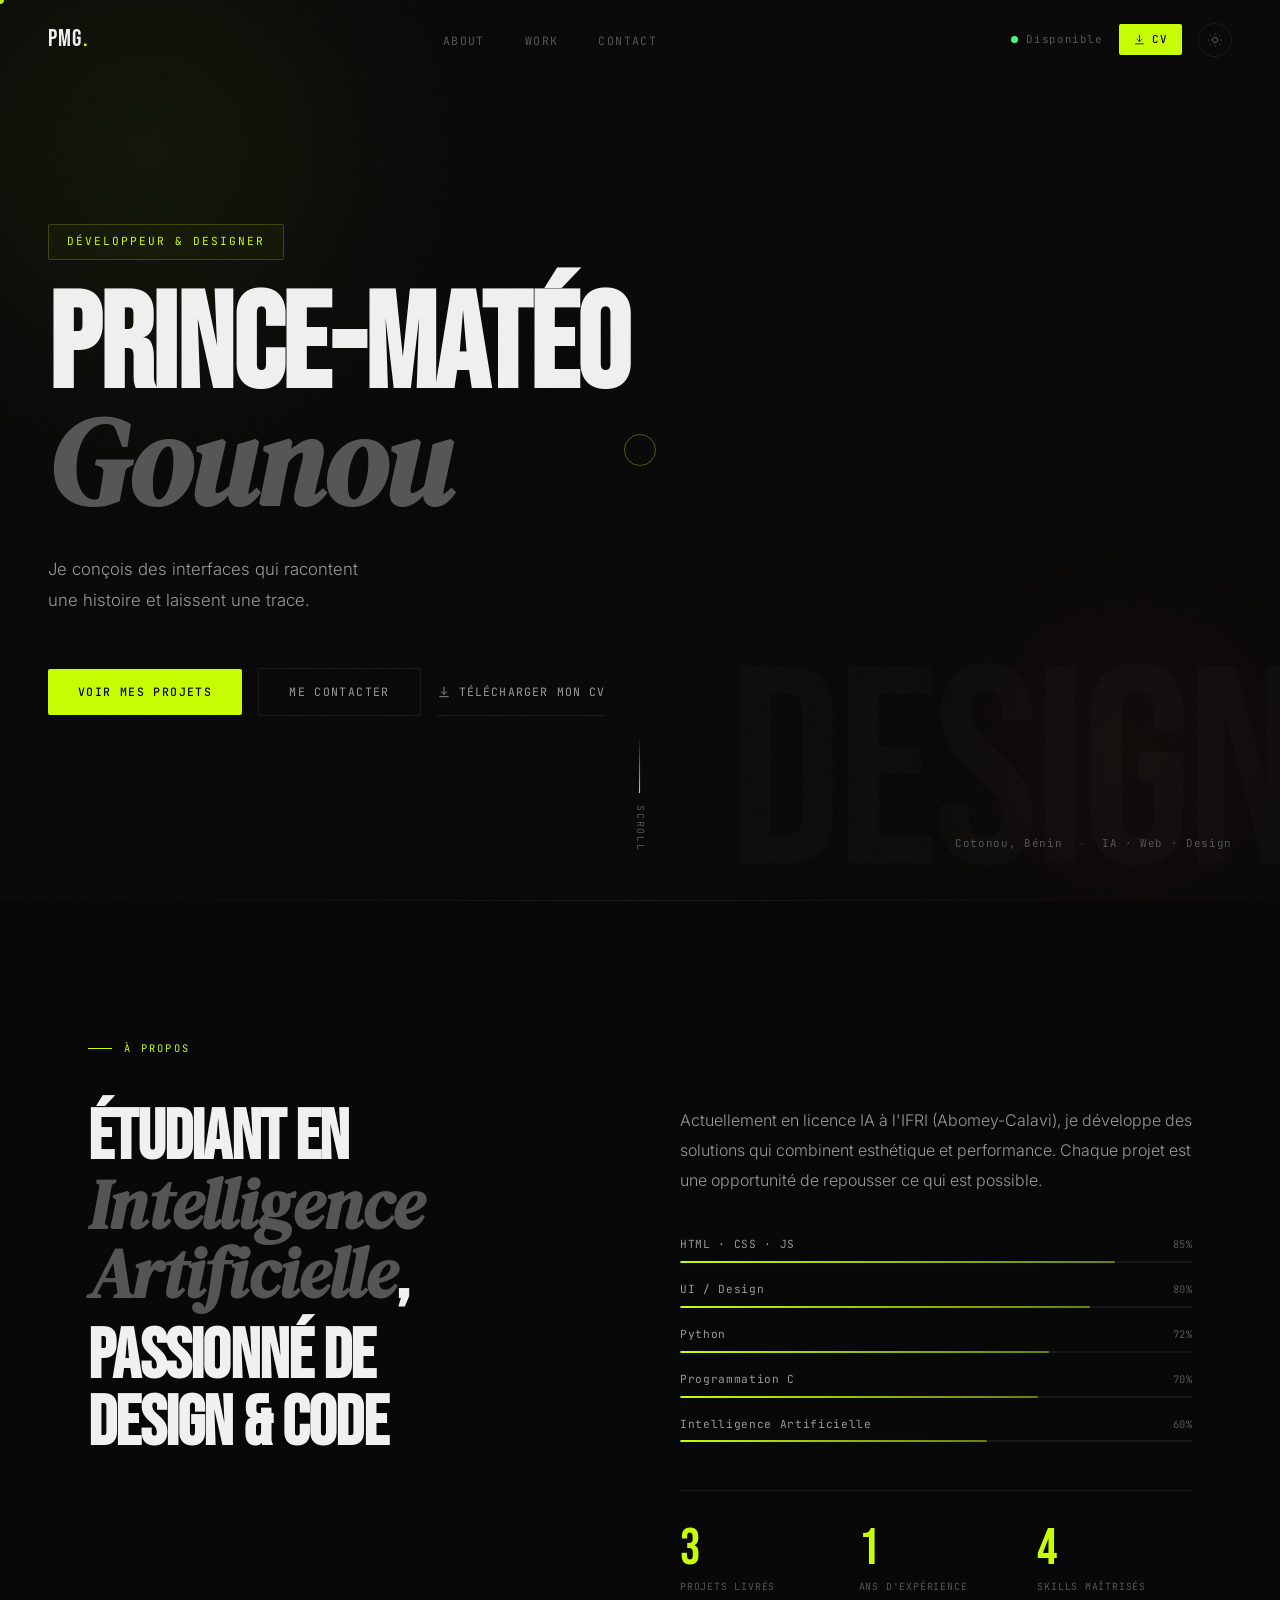
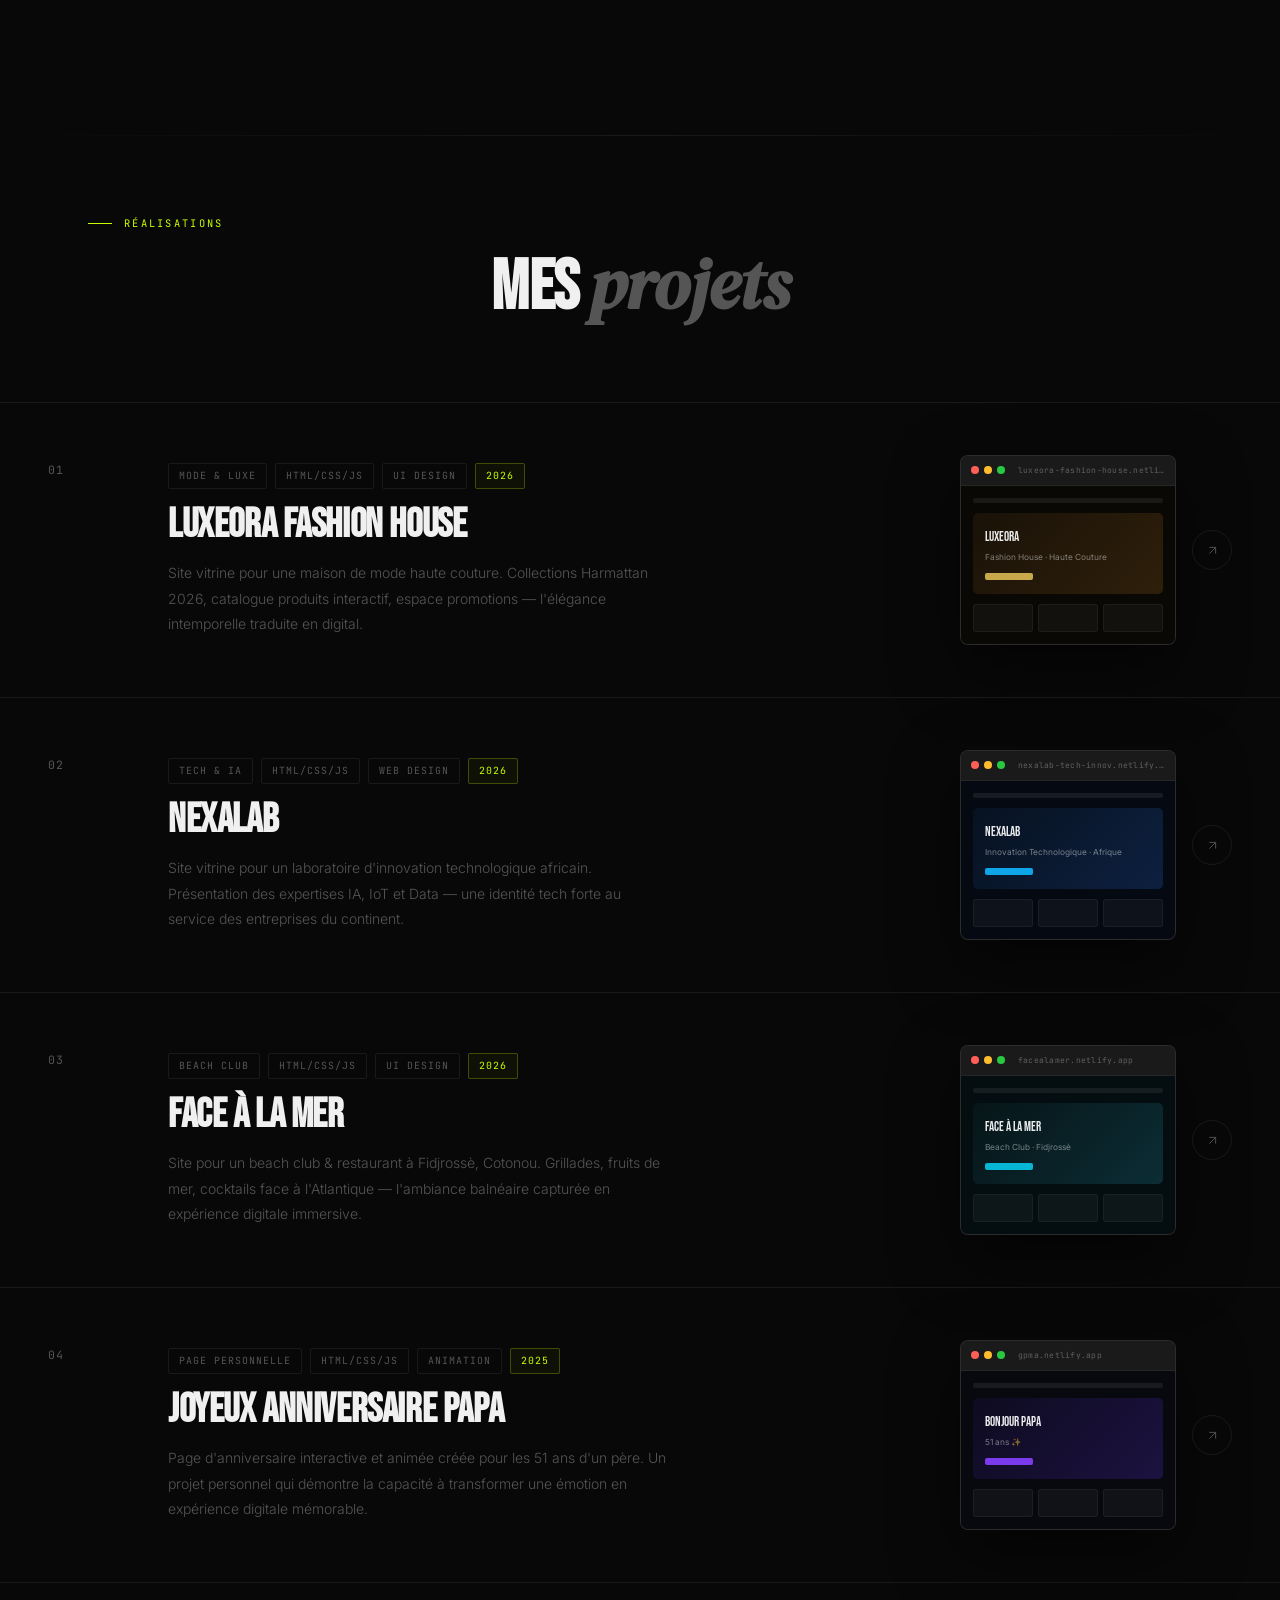
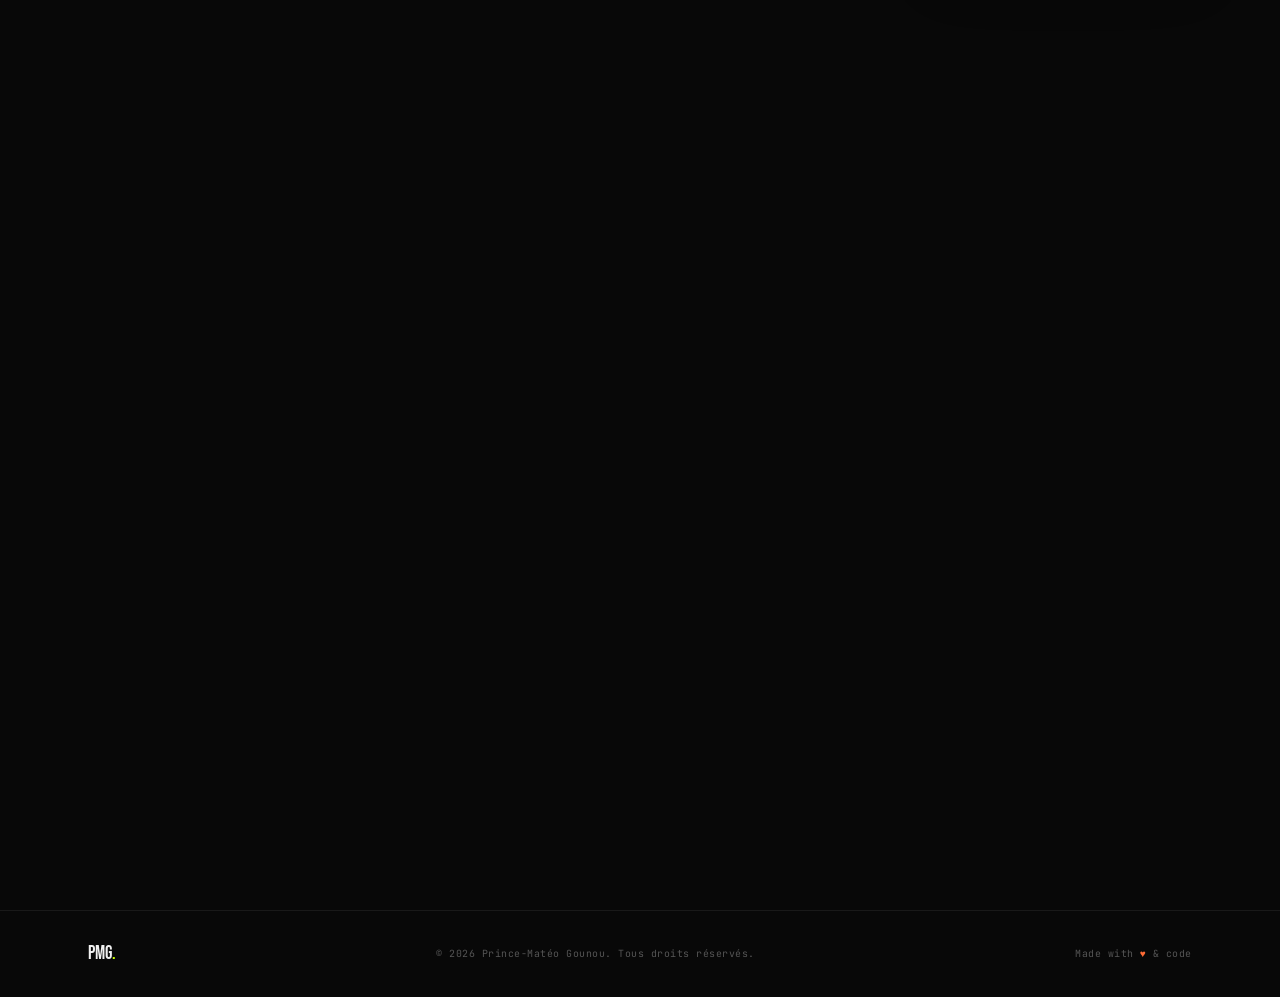
<file: index.html>
<!DOCTYPE html>
<html lang="fr">
<head>
  <meta charset="UTF-8" />
  <meta name="viewport" content="width=device-width, initial-scale=1.0" />

  <!-- SEO -->
  <meta name="description" content="Portfolio de Prince-Matéo Gounou — Développeur & Designer UI/UX basé à Cotonou, Bénin. Spécialisé en HTML/CSS/JS, Python et Intelligence Artificielle." />
  <meta name="author" content="Prince-Matéo Gounou" />
  <meta name="keywords" content="portfolio, développeur, designer, UI, web, IA, Bénin, Cotonou" />

  <!-- Open Graph -->
  <meta property="og:type"        content="website" />
  <meta property="og:url"         content="https://pmg-portfolio.netlify.app/" />
  <meta property="og:title"       content="Prince-Matéo Gounou — Développeur & Designer" />
  <meta property="og:description" content="Je conçois des interfaces qui racontent une histoire et laissent une trace." />
  <meta property="og:image"       content="https://pmg-portfolio.netlify.app/assets/og-image.jpg" />
  <meta property="og:locale"      content="fr_FR" />

  <!-- Twitter Card -->
  <meta name="twitter:card"        content="summary_large_image" />
  <meta name="twitter:title"       content="Prince-Matéo Gounou — Développeur & Designer" />
  <meta name="twitter:description" content="Je conçois des interfaces qui racontent une histoire et laissent une trace." />
  <meta name="twitter:image"       content="https://pmg-portfolio.netlify.app/assets/og-image.jpg" />

  <title>Prince-Matéo Gounou — Portfolio</title>

  <!-- Favicon -->
  <link rel="icon" type="image/x-icon"   href="assets/favicon.ico" />
  <link rel="icon" type="image/svg+xml"  href="assets/favicon.svg" />
  <link rel="icon" type="image/png" sizes="32x32" href="assets/favicon-32.png" />
  <link rel="icon" type="image/png" sizes="16x16" href="assets/favicon-16.png" />

  <!-- Fonts -->
  <link rel="preconnect" href="https://fonts.googleapis.com" />
  <link rel="preconnect" href="https://fonts.gstatic.com" crossorigin />
  <link href="https://fonts.googleapis.com/css2?family=Bebas+Neue&family=DM+Serif+Display:ital@0;1&family=JetBrains+Mono:wght@300;400&family=Inter:wght@300;400;500&display=swap" rel="stylesheet" />

  <!-- Styles -->
  <link rel="stylesheet" href="styles/base.css" />
  <link rel="stylesheet" href="styles/components/cursor.css" />
  <link rel="stylesheet" href="styles/components/buttons.css" />
  <link rel="stylesheet" href="styles/components/reveal.css" />
  <link rel="stylesheet" href="styles/nav.css" />
  <link rel="stylesheet" href="styles/hero.css" />
  <link rel="stylesheet" href="styles/about.css" />
  <link rel="stylesheet" href="styles/projects.css" />
  <link rel="stylesheet" href="styles/contact.css" />
  <link rel="stylesheet" href="styles/footer.css" />
</head>
<body>

  <!-- Barre de progression de lecture -->
  <div class="read-progress" id="readProgress" aria-hidden="true"></div>

  <!-- Custom cursor -->
  <div class="cursor" id="cursor" aria-hidden="true"></div>
  <div class="cursor-trail" id="cursorTrail" aria-hidden="true"></div>

  <!-- Noise overlay -->
  <div class="noise" aria-hidden="true"></div>

  <!-- NAV -->
  <nav class="nav" id="nav" aria-label="Navigation principale">
    <div class="nav-logo">PMG<span class="dot">.</span></div>
    <ul class="nav-links" id="navLinks">
      <li><a href="#about">About</a></li>
      <li><a href="#projects">Work</a></li>
      <li><a href="#contact">Contact</a></li>
    </ul>
    <div class="nav-right">
      <div class="nav-status" aria-label="Statut : disponible">
        <span class="status-dot"></span>
        <span>Disponible</span>
      </div>
      <a href="assets/CV_Prince-Mateo_Gounou_2026.pdf" download class="btn-cv" aria-label="Télécharger mon CV">
        <svg viewBox="0 0 24 24" fill="none" stroke="currentColor" stroke-width="1.5" aria-hidden="true">
          <path d="M12 3v13M7 11l5 5 5-5M4 20h16"/>
        </svg>
        <span>CV</span>
      </a>
      <button class="theme-toggle" id="themeToggle" aria-label="Passer en mode clair">
        <svg viewBox="0 0 24 24" fill="none" stroke="currentColor" stroke-width="1.5" width="16" height="16">
          <circle cx="12" cy="12" r="4"/><path d="M12 2v2M12 20v2M4.22 4.22l1.42 1.42M18.36 18.36l1.42 1.42M2 12h2M20 12h2M4.22 19.78l1.42-1.42M18.36 5.64l1.42-1.42"/>
        </svg>
      </button>
      <button class="hamburger" id="hamburger" aria-label="Ouvrir le menu" aria-expanded="false" aria-controls="mobileMenu">
        <span></span><span></span><span></span>
      </button>
    </div>
  </nav>

  <!-- Mobile menu -->
  <div class="mobile-menu" id="mobileMenu" role="dialog" aria-label="Menu de navigation">
    <button class="mobile-close" id="mobileClose" aria-label="Fermer le menu">✕</button>
    <a href="#about"   class="mobile-link">About</a>
    <a href="#projects" class="mobile-link">Work</a>
    <a href="#contact" class="mobile-link">Contact</a>
    <a href="assets/CV_Prince-Mateo_Gounou_2026.pdf" download class="mobile-link mobile-link--cv">CV ↓</a>
  </div>
  <div class="mobile-overlay" id="mobileOverlay" aria-hidden="true"></div>

  <!-- HERO -->
  <section class="hero" id="hero" aria-labelledby="hero-title">
    <div class="hero-bg-text" aria-hidden="true">DESIGN</div>
    <div class="hero-content">
      <p class="hero-tag reveal-up">Développeur &amp; Designer</p>
      <h1 class="hero-title" id="hero-title">
        <span class="line reveal-up" data-delay="0.1">Prince-Matéo</span>
        <span class="line italic reveal-up" data-delay="0.2">Gounou</span>
      </h1>
      <p class="hero-sub reveal-up" data-delay="0.35">
        Je conçois des interfaces qui racontent<br />une histoire et laissent une trace.
      </p>
      <div class="hero-cta reveal-up" data-delay="0.45">
        <a href="#projects" class="btn-primary">Voir mes projets</a>
        <a href="#contact"  class="btn-ghost">Me contacter</a>
        <a href="assets/CV_Prince-Mateo_Gounou_2026.pdf" download class="btn-cv-hero" aria-label="Télécharger mon CV">
          <svg viewBox="0 0 24 24" fill="none" stroke="currentColor" stroke-width="1.5" aria-hidden="true">
            <path d="M12 3v13M7 11l5 5 5-5M4 20h16"/>
          </svg>
          Télécharger mon CV
        </a>
      </div>
    </div>
    <div class="hero-scroll" aria-hidden="true">
      <div class="scroll-line"></div>
      <span>Scroll</span>
    </div>
    <div class="hero-meta" aria-hidden="true">
      <span>Cotonou, Bénin</span>
      <span class="sep">—</span>
      <span>IA · Web · Design</span>
    </div>
  </section>

  <!-- ABOUT -->
  <section class="about" id="about" aria-labelledby="about-title">
    <div class="container">
      <div class="section-label reveal-up">À propos</div>
      <div class="about-grid">
        <div class="about-left reveal-up">
          <h2 class="section-title" id="about-title">Étudiant en <em>Intelligence<br />Artificielle</em>,<br /><span class="title-gap">passionné de<br />design &amp; code</span></h2>
        </div>
        <div class="about-right">
          <p class="reveal-up" data-delay="0.1">
            Actuellement en licence IA à l'IFRI (Abomey-Calavi), je développe des solutions
            qui combinent esthétique et performance. Chaque projet est une opportunité
            de repousser ce qui est possible.
          </p>
          <div class="skills-grid reveal-up" data-delay="0.2" aria-label="Compétences techniques">
            <div class="skill-item">
              <div class="skill-header">
                <span class="skill-label">HTML · CSS · JS</span>
                <span class="skill-pct" aria-hidden="true">85%</span>
              </div>
              <div class="skill-bar" role="progressbar" aria-valuenow="85" aria-valuemin="0" aria-valuemax="100" aria-label="HTML CSS JS : 85%">
                <div class="skill-fill" data-w="85"></div>
              </div>
            </div>
            <div class="skill-item">
              <div class="skill-header">
                <span class="skill-label">UI / Design</span>
                <span class="skill-pct" aria-hidden="true">80%</span>
              </div>
              <div class="skill-bar" role="progressbar" aria-valuenow="80" aria-valuemin="0" aria-valuemax="100" aria-label="UI Design : 80%">
                <div class="skill-fill" data-w="80"></div>
              </div>
            </div>
            <div class="skill-item">
              <div class="skill-header">
                <span class="skill-label">Python</span>
                <span class="skill-pct" aria-hidden="true">72%</span>
              </div>
              <div class="skill-bar" role="progressbar" aria-valuenow="72" aria-valuemin="0" aria-valuemax="100" aria-label="Python : 72%">
                <div class="skill-fill" data-w="72"></div>
              </div>
            </div>
            <div class="skill-item">
              <div class="skill-header">
                <span class="skill-label">Programmation C</span>
                <span class="skill-pct" aria-hidden="true">70%</span>
              </div>
              <div class="skill-bar" role="progressbar" aria-valuenow="70" aria-valuemin="0" aria-valuemax="100" aria-label="Programmation C : 70%">
                <div class="skill-fill" data-w="70"></div>
              </div>
            </div>
            <div class="skill-item">
              <div class="skill-header">
                <span class="skill-label">Intelligence Artificielle</span>
                <span class="skill-pct" aria-hidden="true">60%</span>
              </div>
              <div class="skill-bar" role="progressbar" aria-valuenow="60" aria-valuemin="0" aria-valuemax="100" aria-label="Intelligence Artificielle : 60%">
                <div class="skill-fill" data-w="60"></div>
              </div>
            </div>
          </div>
          <div class="about-stats reveal-up" data-delay="0.3">
            <div class="stat">
              <span class="stat-num" data-target="4">0</span>
              <span class="stat-label">Projets livrés</span>
            </div>
            <div class="stat">
              <span class="stat-num" data-target="2">0</span>
              <span class="stat-label">Ans d'expérience</span>
            </div>
            <div class="stat">
              <span class="stat-num" data-target="5">0</span>
              <span class="stat-label">Skills maîtrisés</span>
            </div>
          </div>
        </div>
      </div>
    </div>
  </section>

  <!-- PROJECTS -->
  <section class="projects" id="projects" aria-labelledby="projects-title">
    <div class="container">
      <div class="section-label reveal-up">Réalisations</div>
      <h2 class="section-title centered reveal-up" id="projects-title">Mes <em>projets</em></h2>
    </div>
    <div class="projects-list">

      <article class="project-card reveal-up" data-delay="0.05" aria-label="Projet Luxeora Fashion House">
        <a href="https://luxeora-fashion-house.netlify.app/" target="_blank" rel="noopener noreferrer" class="project-link">
          <div class="project-number" aria-hidden="true">01</div>
          <div class="project-info">
            <div class="project-tags">
              <span>Mode & Luxe</span><span>HTML/CSS/JS</span><span>UI Design</span>
              <span class="project-year">2026</span>
            </div>
            <h3 class="project-title">Luxeora Fashion House</h3>
            <p class="project-desc">Site vitrine pour une maison de mode haute couture. Collections Harmattan 2026, catalogue produits interactif, espace promotions — l'élégance intemporelle traduite en digital.</p>
          </div>
          <div class="project-preview" aria-hidden="true">
            <div class="project-screen">
              <div class="screen-header">
                <span class="dot-r"></span><span class="dot-y"></span><span class="dot-g"></span>
                <div class="screen-url">luxeora-fashion-house.netlify.app</div>
              </div>
              <div class="screen-body luxeora-preview">
                <div class="prev-nav"></div>
                <div class="prev-hero">
                  <div class="prev-title">LUXEORA</div>
                  <div class="prev-sub">Fashion House · Haute Couture</div>
                  <div class="prev-btn"></div>
                </div>
                <div class="prev-cards"><div class="prev-card"></div><div class="prev-card"></div><div class="prev-card"></div></div>
              </div>
            </div>
            <div class="project-arrow">
              <svg viewBox="0 0 24 24" fill="none" stroke="currentColor" stroke-width="1.5" aria-hidden="true"><path d="M7 17L17 7M17 7H7M17 7v10"/></svg>
            </div>
          </div>
        </a>
      </article>

      <article class="project-card reveal-up" data-delay="0.1" aria-label="Projet NexaLab">
        <a href="https://nexalab-tech-innov.netlify.app/" target="_blank" rel="noopener noreferrer" class="project-link">
          <div class="project-number" aria-hidden="true">02</div>
          <div class="project-info">
            <div class="project-tags">
              <span>Tech & IA</span><span>HTML/CSS/JS</span><span>Web Design</span>
              <span class="project-year">2026</span>
            </div>
            <h3 class="project-title">NexaLab</h3>
            <p class="project-desc">Site vitrine pour un laboratoire d'innovation technologique africain. Présentation des expertises IA, IoT et Data — une identité tech forte au service des entreprises du continent.</p>
          </div>
          <div class="project-preview" aria-hidden="true">
            <div class="project-screen">
              <div class="screen-header">
                <span class="dot-r"></span><span class="dot-y"></span><span class="dot-g"></span>
                <div class="screen-url">nexalab-tech-innov.netlify.app</div>
              </div>
              <div class="screen-body nexalab-preview">
                <div class="prev-nav"></div>
                <div class="prev-hero">
                  <div class="prev-title">NexaLab</div>
                  <div class="prev-sub">Innovation Technologique · Afrique</div>
                  <div class="prev-btn"></div>
                </div>
                <div class="prev-cards"><div class="prev-card"></div><div class="prev-card"></div><div class="prev-card"></div></div>
              </div>
            </div>
            <div class="project-arrow">
              <svg viewBox="0 0 24 24" fill="none" stroke="currentColor" stroke-width="1.5" aria-hidden="true"><path d="M7 17L17 7M17 7H7M17 7v10"/></svg>
            </div>
          </div>
        </a>
      </article>

      <article class="project-card reveal-up" data-delay="0.15" aria-label="Projet Face À La Mer">
        <a href="https://facealamer.netlify.app/" target="_blank" rel="noopener noreferrer" class="project-link">
          <div class="project-number" aria-hidden="true">03</div>
          <div class="project-info">
            <div class="project-tags">
              <span>Beach Club</span><span>HTML/CSS/JS</span><span>UI Design</span>
              <span class="project-year">2026</span>
            </div>
            <h3 class="project-title">Face À La Mer</h3>
            <p class="project-desc">Site pour un beach club & restaurant à Fidjrossè, Cotonou. Grillades, fruits de mer, cocktails face à l'Atlantique — l'ambiance balnéaire capturée en expérience digitale immersive.</p>
          </div>
          <div class="project-preview" aria-hidden="true">
            <div class="project-screen">
              <div class="screen-header">
                <span class="dot-r"></span><span class="dot-y"></span><span class="dot-g"></span>
                <div class="screen-url">facealamer.netlify.app</div>
              </div>
              <div class="screen-body fam-preview">
                <div class="prev-nav"></div>
                <div class="prev-hero">
                  <div class="prev-title">Face À La Mer</div>
                  <div class="prev-sub">Beach Club · Fidjrossè</div>
                  <div class="prev-btn"></div>
                </div>
                <div class="prev-cards"><div class="prev-card"></div><div class="prev-card"></div><div class="prev-card"></div></div>
              </div>
            </div>
            <div class="project-arrow">
              <svg viewBox="0 0 24 24" fill="none" stroke="currentColor" stroke-width="1.5" aria-hidden="true"><path d="M7 17L17 7M17 7H7M17 7v10"/></svg>
            </div>
          </div>
        </a>
      </article>

      <article class="project-card reveal-up" data-delay="0.2" aria-label="Projet Joyeux Anniversaire Papa">
        <a href="https://gpma.netlify.app/" target="_blank" rel="noopener noreferrer" class="project-link">
          <div class="project-number" aria-hidden="true">04</div>
          <div class="project-info">
            <div class="project-tags">
              <span>Page personnelle</span><span>HTML/CSS/JS</span><span>Animation</span>
              <span class="project-year">2025</span>
            </div>
            <h3 class="project-title">Joyeux Anniversaire Papa</h3>
            <p class="project-desc">Page d'anniversaire interactive et animée créée pour les 51 ans d'un père. Un projet personnel qui démontre la capacité à transformer une émotion en expérience digitale mémorable.</p>
          </div>
          <div class="project-preview" aria-hidden="true">
            <div class="project-screen">
              <div class="screen-header">
                <span class="dot-r"></span><span class="dot-y"></span><span class="dot-g"></span>
                <div class="screen-url">gpma.netlify.app</div>
              </div>
              <div class="screen-body gpma-preview">
                <div class="prev-nav"></div>
                <div class="prev-hero">
                  <div class="prev-title">Bonjour Papa</div>
                  <div class="prev-sub">51 ans ✨</div>
                  <div class="prev-btn"></div>
                </div>
                <div class="prev-cards"><div class="prev-card"></div><div class="prev-card"></div><div class="prev-card"></div></div>
              </div>
            </div>
            <div class="project-arrow">
              <svg viewBox="0 0 24 24" fill="none" stroke="currentColor" stroke-width="1.5" aria-hidden="true"><path d="M7 17L17 7M17 7H7M17 7v10"/></svg>
            </div>
          </div>
        </a>
      </article>

    </div>
  </section>

  <!-- CONTACT -->
  <section class="contact" id="contact" aria-labelledby="contact-title">
    <div class="container">
      <div class="section-label reveal-up">Contact</div>
      <div class="contact-grid">
        <div class="contact-left reveal-up">
          <h2 class="section-title" id="contact-title">Travaillons<br /><em>ensemble</em></h2>
          <p>Un projet en tête ? Une idée à concrétiser ?<br />Je suis disponible pour collaborer.</p>
          <address class="contact-links">
            <a href="mailto:princemateog@gmail.com" class="contact-link">
              <span class="cl-icon" aria-hidden="true">✉</span>
              <span>princemateog@gmail.com</span>
            </a>
            <a href="tel:+2290199135383" class="contact-link">
              <span class="cl-icon" aria-hidden="true">☎</span>
              <span>+229 01 99 13 53 83</span>
            </a>
            <div class="contact-link no-link">
              <span class="cl-icon" aria-hidden="true">📍</span>
              <span>Abomey-Calavi, Bénin</span>
            </div>
          </address>
        </div>
        <div class="contact-right reveal-up" data-delay="0.2">
          <div class="contact-card">
            <div class="cc-tag">Let's talk</div>
            <div class="cc-big">Prince-Matéo<br />Gounou</div>
            <div class="cc-role">Dev &amp; Designer · Cotonou</div>
            <!-- Liens sociaux -->
            <div class="cc-socials">
              <a href="https://github.com/" target="_blank" rel="noopener noreferrer" class="cc-social" aria-label="GitHub">
                <svg viewBox="0 0 24 24" fill="currentColor" aria-hidden="true"><path d="M12 2C6.477 2 2 6.484 2 12.017c0 4.425 2.865 8.18 6.839 9.504.5.092.682-.217.682-.483 0-.237-.008-.868-.013-1.703-2.782.605-3.369-1.343-3.369-1.343-.454-1.158-1.11-1.466-1.11-1.466-.908-.62.069-.608.069-.608 1.003.07 1.531 1.032 1.531 1.032.892 1.53 2.341 1.088 2.91.832.092-.647.35-1.088.636-1.338-2.22-.253-4.555-1.113-4.555-4.951 0-1.093.39-1.988 1.029-2.688-.103-.253-.446-1.272.098-2.65 0 0 .84-.27 2.75 1.026A9.564 9.564 0 0112 6.844c.85.004 1.705.115 2.504.337 1.909-1.296 2.747-1.027 2.747-1.027.546 1.379.202 2.398.1 2.651.64.7 1.028 1.595 1.028 2.688 0 3.848-2.339 4.695-4.566 4.943.359.309.678.92.678 1.855 0 1.338-.012 2.419-.012 2.747 0 .268.18.58.688.482A10.019 10.019 0 0022 12.017C22 6.484 17.522 2 12 2z"/></svg>
              </a>
              <a href="https://linkedin.com/" target="_blank" rel="noopener noreferrer" class="cc-social" aria-label="LinkedIn">
                <svg viewBox="0 0 24 24" fill="currentColor" aria-hidden="true"><path d="M20.447 20.452h-3.554v-5.569c0-1.328-.027-3.037-1.852-3.037-1.853 0-2.136 1.445-2.136 2.939v5.667H9.351V9h3.414v1.561h.046c.477-.9 1.637-1.85 3.37-1.85 3.601 0 4.267 2.37 4.267 5.455v6.286zM5.337 7.433a2.062 2.062 0 01-2.063-2.065 2.064 2.064 0 112.063 2.065zm1.782 13.019H3.555V9h3.564v11.452zM22.225 0H1.771C.792 0 0 .774 0 1.729v20.542C0 23.227.792 24 1.771 24h20.451C23.2 24 24 23.227 24 22.271V1.729C24 .774 23.2 0 22.222 0h.003z"/></svg>
              </a>
            </div>
            <!-- Disponibilité -->
            <div class="cc-availability">
              <span class="cc-avail-dot"></span>
              <span>Disponible pour nouvelles missions — 2026</span>
            </div>
            <a href="mailto:princemateog@gmail.com" class="btn-primary">Envoyer un message</a>
          </div>
        </div>
      </div>
    </div>
  </section>

  <!-- FOOTER -->
  <footer class="footer">
    <div class="container footer-inner">
      <span class="footer-logo">PMG<span class="dot">.</span></span>
      <span class="footer-copy">© 2026 Prince-Matéo Gounou. Tous droits réservés.</span>
      <span class="footer-made">Made with <span class="heart" aria-hidden="true">♥</span> &amp; code</span>
    </div>
  </footer>

  <!-- Scripts -->
  <script src="js/cursor.js"    defer></script>
  <script src="js/nav.js"       defer></script>
  <script src="js/hero.js"      defer></script>
  <script src="js/reveal.js"    defer></script>
  <script src="js/skills.js"    defer></script>
  <script src="js/counter.js"   defer></script>
  <script src="js/projects.js"  defer></script>
  <script src="js/scroll.js"    defer></script>
  <script src="js/progress.js"  defer></script>
  <script src="js/premium.js"   defer></script>
</body>
</html>
</file>
<file: styles/base.css>
/* ===========================
   base.css — Reset · Variables · Typographie · Utilitaires
   =========================== */

@layer reset, base, components, sections, utilities;

@layer reset {
  *, *::before, *::after { margin: 0; padding: 0; box-sizing: border-box; }
}

@layer base {

  /* ── THEME SOMBRE (défaut) ── */
  :root {
    --bg:           #080808;
    --bg2:          #0e0e0e;
    --surface:      #141414;
    --border:       rgba(255,255,255,0.07);
    --accent:       #c8ff00;
    --accent2:      #ff6b35;
    --text:         #f0f0f0;
    --text-muted:   #555;
    --text-dim:     #999;
    --font-display: 'Bebas Neue', sans-serif;
    --font-serif:   'DM Serif Display', serif;
    --font-mono:    'JetBrains Mono', monospace;
    --font-body:    'Inter', sans-serif;
    --nav-h:        80px;
    --space-xs:  8px;  --space-sm: 16px; --space-md:  32px;
    --space-lg: 48px;  --space-xl: 80px; --space-2xl: 140px;
    --ease-out:    cubic-bezier(0.4, 0, 0.2, 1);
    --ease-spring: cubic-bezier(0.34, 1.56, 0.64, 1);

    /* Magnetic button vars */
    --mag-x: 0px; --mag-y: 0px;
  }

  /* ── THEME CLAIR E — Ciel & Encre ── */
  [data-theme="light"] {
    --bg:           #eef4ff;
    --bg2:          #f8faff;
    --surface:      #ffffff;
    --border:       rgba(59,91,219,0.12);
    --accent:       #3b5bdb;
    --accent2:      #e85d2a;
    --text:         #0a1540;
    --text-muted:   #6677aa;
    --text-dim:     #8899bb;
  }

  /* ── TRANSITION THEME ── */
  body, body * {
    transition: background-color 0.35s var(--ease-out),
                color 0.35s var(--ease-out),
                border-color 0.35s var(--ease-out);
  }

  html { scroll-behavior: smooth; cursor: none; }

  body {
    background: var(--bg);
    color: var(--text);
    font-family: var(--font-body);
    font-size: 16px;
    line-height: 1.6;
    overflow-x: hidden;
  }

  /* ── NOISE ── */
  .noise {
    position: fixed; inset: 0;
    z-index: 998; pointer-events: none;
    opacity: 0.03;
    background-image: url("data:image/svg+xml,%3Csvg viewBox='0 0 256 256' xmlns='http://www.w3.org/2000/svg'%3E%3Cfilter id='noise'%3E%3CfeTurbulence type='fractalNoise' baseFrequency='0.9' numOctaves='4' stitchTiles='stitch'/%3E%3C/filter%3E%3Crect width='100%25' height='100%25' filter='url(%23noise)'/%3E%3C/svg%3E");
    background-size: 200px;
  }

  [data-theme="light"] .noise { opacity: 0.015; }

  /* ── CONTAINER ── */
  .container { max-width: 1200px; margin: 0 auto; padding: 0 var(--space-lg); }

  /* ── SECTION LABELS & TITLES ── */
  .section-label {
    font-family: var(--font-mono);
    font-size: 0.65rem;
    color: var(--accent);
    letter-spacing: 0.22em;
    text-transform: uppercase;
    margin-bottom: 20px;
    display: flex; align-items: center; gap: 12px;
  }

  .section-label::before {
    content: '';
    display: inline-block;
    width: 24px; height: 1px;
    background: var(--accent);
    flex-shrink: 0;
  }

  .section-title {
    font-family: var(--font-display);
    font-size: clamp(2.8rem, 5.5vw, 5.5rem);
    line-height: 0.95;
    letter-spacing: -0.01em;
    color: var(--text);
  }

  .section-title em {
    font-family: var(--font-serif);
    font-style: italic;
    color: var(--text-muted);
  }

  .section-title.centered { text-align: center; }

  .title-gap { display: inline-block; margin-top: 0.18em; }
}

/* ── REDUCED MOTION ── */
@media (prefers-reduced-motion: reduce) {
  *, *::before, *::after {
    animation-duration: 0.01ms !important;
    animation-iteration-count: 1 !important;
    transition-duration: 0.01ms !important;
  }
  .cursor, .cursor-trail, .hero-bg-text, .scroll-line { display: none !important; }
  html { scroll-behavior: auto; }
}

/* ── TOUCH DEVICES ── */
@media (hover: none) {
  .cursor, .cursor-trail { display: none; }
  html { cursor: auto; }
  a, button { cursor: pointer; }
  .hamburger { cursor: pointer !important; }
}
</file>
<file: styles/components/cursor.css>
/* ===========================
   cursor.css — Custom cursor & trail
   =========================== */

@layer components {
  .cursor {
    width: 8px;
    height: 8px;
    background: var(--accent);
    border-radius: 50%;
    position: fixed;
    top: 0; left: 0;
    z-index: 9999;
    pointer-events: none;
    transform: translate(-50%, -50%);
    transition: width 0.3s, height 0.3s, background 0.3s;
    mix-blend-mode: difference;
    will-change: left, top;
  }

  .cursor.hovering {
    width: 20px;
    height: 20px;
  }

  .cursor-trail {
    width: 32px;
    height: 32px;
    border: 1px solid rgba(200, 255, 0, 0.35);
    border-radius: 50%;
    position: fixed;
    top: 0; left: 0;
    z-index: 9998;
    pointer-events: none;
    transform: translate(-50%, -50%);
    will-change: left, top;
    transition: width 0.3s, height 0.3s, opacity 0.3s;
  }
}
</file>
<file: styles/components/buttons.css>
/* ===========================
   buttons.css — Boutons réutilisables
   =========================== */

@layer components {
  .btn-primary {
    display: inline-flex;
    align-items: center;
    gap: 10px;
    background: var(--accent);
    color: #080808;
    font-family: var(--font-mono);
    font-size: 0.72rem;
    font-weight: 500;
    letter-spacing: 0.12em;
    text-transform: uppercase;
    text-decoration: none;
    padding: 14px 30px;
    border-radius: 2px;
    border: none;
    cursor: none;
    position: relative;
    overflow: hidden;
    transition: box-shadow 0.3s var(--ease-out), transform 0.2s var(--ease-out);
  }

  .btn-primary::before {
    content: '';
    position: absolute;
    inset: 0;
    background: rgba(0,0,0,0.18);
    transform: translateX(-101%);
    transition: transform 0.35s var(--ease-out);
  }

  .btn-primary:hover::before { transform: translateX(0); }

  .btn-primary:hover {
    box-shadow: 0 0 40px rgba(200, 255, 0, 0.28);
    transform: translateY(-2px);
  }

  .btn-ghost {
    display: inline-flex;
    align-items: center;
    gap: 10px;
    background: transparent;
    color: var(--text-dim);
    font-family: var(--font-mono);
    font-size: 0.72rem;
    letter-spacing: 0.12em;
    text-transform: uppercase;
    text-decoration: none;
    padding: 14px 30px;
    border: 1px solid var(--border);
    border-radius: 2px;
    cursor: none;
    transition: color 0.3s, border-color 0.3s, transform 0.2s var(--ease-out);
  }

  .btn-ghost:hover {
    color: var(--text);
    border-color: rgba(255, 255, 255, 0.22);
    transform: translateY(-2px);
  }
}
</file>
<file: styles/components/reveal.css>
/* ===========================
   reveal.css — Animations de scroll
   Utilise les Scroll-driven Animations CSS (2024-2026)
   avec fallback IntersectionObserver pour les vieux browsers
   =========================== */

@layer components {

  /* ── Fallback : JS-driven (tous navigateurs) ── */
  .reveal-up {
    opacity: 0;
    transform: translateY(36px);
    transition: opacity 0.85s var(--ease-out),
                transform 0.85s var(--ease-out);
  }

  .reveal-up.visible {
    opacity: 1;
    transform: translateY(0);
  }

  /* ── Scroll-driven natif (Chrome 115+, Edge 115+, Firefox 132+) ── */
  @supports (animation-timeline: view()) {
    .reveal-up {
      /* On écrase la transition JS par une animation CSS native */
      animation: reveal-anim linear both;
      animation-timeline: view();
      animation-range: entry 0% entry 28%;

      /* Pas besoin de .visible en JS quand le browser supporte */
      opacity: 1;
      transform: none;
      transition: none;
    }

    /* Le JS ajoute quand même .visible mais ça ne casse rien */
    @keyframes reveal-anim {
      from {
        opacity: 0;
        transform: translateY(36px);
      }
      to {
        opacity: 1;
        transform: translateY(0);
      }
    }
  }
}
</file>
<file: styles/nav.css>
/* nav.css — Navigation + mobile menu + theme toggle */

@layer sections {

  /* ── BARRE DE PROGRESSION ── */
  .read-progress {
    position: fixed; top: 0; left: 0;
    height: 2px; width: 0%;
    background: linear-gradient(to right, var(--accent), var(--accent2));
    z-index: 999; pointer-events: none;
    transition: width 0.1s linear;
  }

  /* ── NAV ── */
  .nav {
    position: fixed; top: 0; left: 0; right: 0;
    z-index: 200;
    display: flex; align-items: center; justify-content: space-between;
    padding: 0 var(--space-lg);
    height: var(--nav-h);
    transition: background 0.4s, backdrop-filter 0.4s, height 0.4s, border-color 0.4s;
    border-bottom: 1px solid transparent;
  }

  .nav.scrolled {
    background: rgba(8,8,8,0.88);
    backdrop-filter: blur(24px);
    -webkit-backdrop-filter: blur(24px);
    height: 64px;
    border-bottom: 1px solid var(--border);
  }

  [data-theme="light"] .nav.scrolled {
    background: rgba(238,244,255,0.92);
  }

  .nav-logo {
    font-family: var(--font-display);
    font-size: 1.5rem;
    letter-spacing: 0.05em;
    color: var(--text);
    text-decoration: none;
    cursor: none;
  }

  .dot { color: var(--accent); }

  .nav-links { display: flex; gap: 40px; list-style: none; }

  .nav-links a {
    font-family: var(--font-mono);
    font-size: 0.72rem;
    color: var(--text-muted);
    text-decoration: none;
    letter-spacing: 0.12em;
    text-transform: uppercase;
    transition: color 0.3s;
    position: relative;
    padding-bottom: 4px;
    cursor: none;
  }

  .nav-links a::after {
    content: '';
    position: absolute; bottom: 0; left: 0;
    width: 0; height: 1px;
    background: var(--accent);
    transition: width 0.35s var(--ease-out);
  }

  .nav-links a:hover,
  .nav-links a.active { color: var(--accent); }

  .nav-links a:hover::after,
  .nav-links a.active::after { width: 100%; }

  .nav-right { display: flex; align-items: center; gap: 16px; }

  .nav-status {
    display: flex; align-items: center; gap: 8px;
    font-family: var(--font-mono);
    font-size: 0.68rem;
    color: var(--text-muted);
    letter-spacing: 0.06em;
  }

  .status-dot {
    width: 7px; height: 7px;
    border-radius: 50%; background: #44ff77;
    flex-shrink: 0;
    animation: pulse-dot 2s ease infinite;
  }

  @keyframes pulse-dot {
    0%, 100% { box-shadow: 0 0 0 0 rgba(68,255,119,0.5); }
    50%       { box-shadow: 0 0 0 5px rgba(68,255,119,0); }
  }

  /* ── BOUTON CV ── */
  .btn-cv {
    display: inline-flex; align-items: center; gap: 6px;
    font-family: var(--font-mono);
    font-size: 0.68rem; font-weight: 500;
    letter-spacing: 0.1em; text-transform: uppercase;
    text-decoration: none;
    color: #080808;
    background: var(--accent);
    padding: 7px 14px; border-radius: 2px;
    cursor: pointer;
    transition: box-shadow 0.3s var(--ease-out), transform 0.2s var(--ease-out);
  }

  .btn-cv svg { width: 13px; height: 13px; flex-shrink: 0; transition: transform 0.3s var(--ease-out); }
  .btn-cv:hover { box-shadow: 0 0 24px rgba(200,255,0,0.35); transform: translateY(-1px); }
  .btn-cv:hover svg { transform: translateY(2px); }

  [data-theme="light"] .btn-cv { color: #ffffff; }
  [data-theme="light"] .btn-cv:hover { box-shadow: 0 0 24px rgba(59,91,219,0.4); }

  /* ── THEME TOGGLE ── */
  .theme-toggle {
    display: flex; align-items: center; justify-content: center;
    width: 34px; height: 34px;
    background: transparent;
    border: 1px solid var(--border);
    border-radius: 50%;
    color: var(--text-muted);
    cursor: pointer;
    transition: color 0.3s, border-color 0.3s, transform 0.2s var(--ease-out), background 0.3s;
  }

  .theme-toggle:hover {
    color: var(--accent);
    border-color: var(--accent);
    transform: rotate(20deg);
  }

  /* ── HAMBURGER ── */
  .hamburger {
    display: none;
    flex-direction: column; justify-content: center;
    gap: 5px; width: 36px; height: 36px;
    background: transparent;
    border: 1px solid var(--border);
    border-radius: 4px;
    cursor: pointer !important;
    padding: 8px;
    transition: border-color 0.3s;
    -webkit-tap-highlight-color: transparent;
    touch-action: manipulation;
  }

  .hamburger:hover { border-color: rgba(255,255,255,0.2); }
  [data-theme="light"] .hamburger:hover { border-color: rgba(59,91,219,0.4); }

  .hamburger span {
    display: block; width: 100%; height: 1px;
    background: var(--text-dim);
    transition: transform 0.3s, opacity 0.3s, background 0.3s;
    transform-origin: center;
    pointer-events: none;
  }

  .hamburger.active span:nth-child(1) { transform: translateY(6px) rotate(45deg); background: var(--accent); }
  .hamburger.active span:nth-child(2) { opacity: 0; }
  .hamburger.active span:nth-child(3) { transform: translateY(-6px) rotate(-45deg); background: var(--accent); }

  /* ── MOBILE MENU ── */
  .mobile-menu {
    position: fixed; top: 0; right: -100%;
    width: min(320px, 85vw); height: 100vh;
    background: var(--bg2);
    border-left: 1px solid var(--border);
    z-index: 300;
    display: flex; flex-direction: column;
    justify-content: center; gap: 8px;
    padding: 60px 40px;
    transition: right 0.45s var(--ease-out);
  }

  .mobile-menu.open { right: 0; }

  .mobile-close {
    position: absolute; top: 24px; right: 24px;
    background: transparent;
    border: 1px solid var(--border);
    color: var(--text-muted);
    font-size: 1rem;
    width: 36px; height: 36px;
    border-radius: 4px;
    cursor: pointer;
    transition: color 0.3s, border-color 0.3s;
    display: flex; align-items: center; justify-content: center;
  }

  .mobile-close:hover { color: var(--text); border-color: rgba(255,255,255,0.2); }

  .mobile-link {
    font-family: var(--font-display);
    font-size: 2.8rem;
    color: var(--text-muted);
    text-decoration: none;
    letter-spacing: 0.02em;
    transition: color 0.3s, transform 0.3s;
    display: block; line-height: 1.1;
  }

  .mobile-link:hover { color: var(--accent); transform: translateX(8px); }

  .mobile-link--cv {
    font-size: 1.8rem;
    color: var(--accent) !important;
    margin-top: 8px; padding-top: 16px;
    border-top: 1px solid var(--border);
  }

  .mobile-overlay {
    position: fixed; inset: 0;
    background: rgba(0,0,0,0.7);
    z-index: 250; opacity: 0;
    pointer-events: none;
    transition: opacity 0.4s;
    backdrop-filter: blur(4px);
  }

  .mobile-overlay.open { opacity: 1; pointer-events: all; }

  /* ── RESPONSIVE ── */
  @media (max-width: 960px) {
    .hamburger  { display: flex; }
    .nav-links  { display: none; }
    .nav-status { display: none; }
  }

  @media (max-width: 768px) {
    .nav { padding: 0 24px; }
    .mobile-link { font-size: 2.2rem; }
  }

  @media (max-width: 560px) {
    .btn-cv span { display: none; }
    .btn-cv { padding: 7px 10px; }
  }
}
</file>
<file: styles/hero.css>
/* ===========================
   hero.css — Section Hero
   =========================== */

@layer sections {
  .hero {
    min-height: 100vh;
    display: flex;
    align-items: center;
    position: relative;
    overflow: hidden;
    padding: calc(var(--nav-h) + 60px) var(--space-lg) 100px;
    content-visibility: auto;
  }

  .hero-bg-text {
    position: absolute;
    bottom: -20px; right: -20px;
    font-family: var(--font-display);
    font-size: clamp(8rem, 22vw, 24rem);
    color: rgba(255,255,255,0.018);
    line-height: 1;
    pointer-events: none;
    user-select: none;
    letter-spacing: -0.02em;
    will-change: transform;
  }

  .hero::before {
    content: '';
    position: absolute;
    top: -200px; left: -200px;
    width: 700px;
    height: 700px;
    background: radial-gradient(circle, rgba(200,255,0,0.055) 0%, transparent 65%);
    pointer-events: none;
    animation: glow-shift 8s ease-in-out infinite alternate;
  }

  .hero::after {
    content: '';
    position: absolute;
    bottom: -100px; right: -100px;
    width: 500px;
    height: 500px;
    background: radial-gradient(circle, rgba(255,107,53,0.04) 0%, transparent 65%);
    pointer-events: none;
  }

  @keyframes glow-shift {
    from { transform: translate(0, 0); }
    to   { transform: translate(60px, 40px); }
  }

  .hero-content {
    max-width: 960px;
    position: relative;
    z-index: 1;
  }

  .hero-tag {
    display: inline-flex;
    align-items: center;
    gap: 10px;
    font-family: var(--font-mono);
    font-size: 0.7rem;
    color: var(--accent);
    letter-spacing: 0.18em;
    text-transform: uppercase;
    margin-bottom: 28px;
    padding: 8px 18px;
    border: 1px solid rgba(200,255,0,0.22);
    border-radius: 2px;
    background: rgba(200,255,0,0.03);
  }

  .hero-title {
    font-family: var(--font-display);
    font-size: clamp(4.5rem, 10.5vw, 11rem);
    line-height: 0.9;
    letter-spacing: -0.01em;
    margin-bottom: 36px;
    display: flex;
    flex-direction: column;
  }

  .hero-title .line { display: block; }

  .hero-title .italic {
    font-family: var(--font-serif);
    font-style: italic;
    color: var(--text-muted);
    font-size: clamp(3.8rem, 9.5vw, 10rem);
  }

  .hero-sub {
    font-size: 1.05rem;
    color: var(--text-dim);
    line-height: 1.85;
    margin-bottom: 52px;
    font-weight: 300;
  }

  .hero-cta {
    display: flex;
    align-items: center;
    gap: 16px;
    flex-wrap: wrap;
  }

  /* ── BOUTON CV HERO ── */
  .btn-cv-hero {
    display: inline-flex;
    align-items: center;
    gap: 8px;
    font-family: var(--font-mono);
    font-size: 0.72rem;
    letter-spacing: 0.1em;
    text-transform: uppercase;
    text-decoration: none;
    color: var(--text-dim);
    padding: 14px 0;
    border-bottom: 1px solid var(--border);
    cursor: none;
    transition: color 0.3s, border-color 0.3s;
  }

  .btn-cv-hero svg {
    width: 14px;
    height: 14px;
    flex-shrink: 0;
    transition: transform 0.3s var(--ease-out);
  }

  .btn-cv-hero:hover {
    color: var(--accent);
    border-color: var(--accent);
  }

  .btn-cv-hero:hover svg {
    transform: translateY(3px);
  }

  /* ── SCROLL INDICATOR ── */
  .hero-scroll {
    position: absolute;
    bottom: 48px;
    left: 50%;
    transform: translateX(-50%);
    display: flex;
    flex-direction: column;
    align-items: center;
    gap: 12px;
    z-index: 1;
  }

  .hero-scroll span {
    font-family: var(--font-mono);
    font-size: 0.62rem;
    color: var(--text-muted);
    letter-spacing: 0.18em;
    text-transform: uppercase;
    writing-mode: vertical-rl;
  }

  .scroll-line {
    width: 1px;
    height: 56px;
    background: linear-gradient(to bottom, transparent, var(--accent));
    animation: scroll-anim 2.2s ease infinite;
  }

  @keyframes scroll-anim {
    0%   { transform: scaleY(0); transform-origin: top; }
    48%  { transform: scaleY(1); transform-origin: top; }
    52%  { transform: scaleY(1); transform-origin: bottom; }
    100% { transform: scaleY(0); transform-origin: bottom; }
  }

  .hero-meta {
    position: absolute;
    bottom: 48px; right: var(--space-lg);
    display: flex;
    align-items: center;
    gap: 16px;
    font-family: var(--font-mono);
    font-size: 0.68rem;
    color: var(--text-muted);
    letter-spacing: 0.06em;
    z-index: 1;
  }

  .hero-meta .sep { opacity: 0.3; }

  /* ── RESPONSIVE ── */
  @media (max-width: 768px) {
    .hero { padding: calc(var(--nav-h) + 40px) 24px 80px; }
    .hero-meta, .hero-scroll { display: none; }
    .hero-cta { flex-direction: column; align-items: flex-start; }
  }
}

  /* ── THEME CLAIR ── */
  [data-theme="light"] .hero::before {
    background: radial-gradient(circle, rgba(59,91,219,0.06) 0%, transparent 65%);
  }
  [data-theme="light"] .hero::after {
    background: radial-gradient(circle, rgba(232,93,42,0.05) 0%, transparent 65%);
  }
  [data-theme="light"] .scroll-line {
    background: linear-gradient(to bottom, transparent, var(--accent));
  }
  [data-theme="light"] .hero-bg-text { color: rgba(59,91,219,0.04); }
</file>
<file: styles/about.css>
/* ===========================
   about.css — Section À propos
   =========================== */

@layer sections {
  .about {
    padding: var(--space-2xl) 0;
    position: relative;
    content-visibility: auto;
    contain-intrinsic-size: 0 700px;
  }

  .about::before {
    content: '';
    position: absolute;
    top: 0; left: 0; right: 0;
    height: 1px;
    background: linear-gradient(to right, transparent, var(--border), transparent);
  }

  .about-grid {
    display: grid;
    grid-template-columns: 1fr 1fr;
    gap: var(--space-xl);
    align-items: start;
    margin-top: var(--space-lg);
  }

  .about-right p {
    color: var(--text-dim);
    font-size: 1rem;
    line-height: 1.9;
    margin-bottom: 40px;
    font-weight: 300;
  }

  /* ── SKILLS ── */
  .skills-grid {
    display: flex;
    flex-direction: column;
    gap: 18px;
    margin-bottom: 48px;
  }

  .skill-item {
    display: flex;
    flex-direction: column;
    gap: 7px;
  }

  .skill-header {
    display: flex;
    justify-content: space-between;
    align-items: center;
  }

  .skill-label {
    font-family: var(--font-mono);
    font-size: 0.7rem;
    color: var(--text-dim);
    letter-spacing: 0.06em;
  }

  .skill-pct {
    font-family: var(--font-mono);
    font-size: 0.65rem;
    color: var(--text-muted);
    letter-spacing: 0.04em;
  }

  .skill-bar {
    height: 2px;
    background: rgba(255,255,255,0.06);
    border-radius: 2px;
    overflow: hidden;
  }

  .skill-fill {
    height: 100%;
    background: linear-gradient(to right, var(--accent), rgba(200,255,0,0.45));
    border-radius: 2px;
    width: 0;
    transition: width 1.4s var(--ease-out);
  }

  /* ── STATS ── */
  .about-stats {
    display: grid;
    grid-template-columns: repeat(3, 1fr);
    gap: 24px;
    padding-top: 32px;
    border-top: 1px solid var(--border);
  }

  .stat { display: flex; flex-direction: column; gap: 4px; }

  .stat-num {
    font-family: var(--font-display);
    font-size: 3.2rem;
    color: var(--accent);
    line-height: 1;
  }

  .stat-label {
    font-family: var(--font-mono);
    font-size: 0.62rem;
    color: var(--text-muted);
    letter-spacing: 0.08em;
    text-transform: uppercase;
  }

  /* ── RESPONSIVE ── */
  @media (max-width: 960px) {
    .about-grid { grid-template-columns: 1fr; gap: 56px; }
  }

  @media (max-width: 768px) {
    .about { padding: 100px 0; }
    .about-stats { grid-template-columns: repeat(3, 1fr); }
  }

  @media (max-width: 560px) {
    .about-stats { grid-template-columns: repeat(2, 1fr); }
  }
}

  /* Espacement entre "Artificielle," et "passionné" */
  .title-gap {
    display: inline-block;
    margin-top: 0.18em;
  }

  /* ── THEME CLAIR ── */
  [data-theme="light"] .skill-fill { background: linear-gradient(to right, var(--accent), rgba(59,91,219,0.5)); }
  [data-theme="light"] .skill-bar  { background: rgba(59,91,219,0.08); }
  [data-theme="light"] .stat-num   { color: var(--accent); }
  [data-theme="light"] .about-stats { border-top-color: var(--border); }
</file>
<file: styles/projects.css>
/* ===========================
   projects.css — Section Projets & browser mockups
   =========================== */

@layer sections {
  .projects {
    padding: 80px 0 var(--space-2xl);
    position: relative;
    content-visibility: auto;
    contain-intrinsic-size: 0 900px;
  }

  .projects::before {
    content: '';
    position: absolute;
    top: 0; left: 0; right: 0;
    height: 1px;
    background: linear-gradient(to right, transparent, var(--border), transparent);
  }

  .projects-list { margin-top: var(--space-xl); }

  /* ── PROJECT CARD ── */
  .project-card {
    border-top: 1px solid var(--border);
    container-type: inline-size; /* Container query */
  }

  .project-card:last-child { border-bottom: 1px solid var(--border); }

  .project-link {
    display: grid;
    grid-template-columns: 72px 1fr 300px;
    gap: var(--space-lg);
    align-items: center;
    padding: 52px var(--space-lg);
    text-decoration: none;
    color: inherit;
    transition: background 0.3s;
  }

  .project-link:hover { background: rgba(255,255,255,0.018); }
  .project-link:hover .project-number { color: var(--accent); }
  .project-link:hover .project-title  { color: var(--accent); }
  .project-link:hover .project-arrow  { border-color: var(--accent); color: var(--accent); }
  .project-link:hover .project-arrow svg { transform: translate(4px, -4px); }

  .project-number {
    font-family: var(--font-mono);
    font-size: 0.72rem;
    color: var(--text-muted);
    letter-spacing: 0.12em;
    transition: color 0.3s;
    align-self: flex-start;
    padding-top: 6px;
  }

  .project-tags {
    display: flex;
    flex-wrap: wrap;
    gap: 8px;
    margin-bottom: 16px;
  }

  .project-tags span {
    font-family: var(--font-mono);
    font-size: 0.62rem;
    color: var(--text-muted);
    letter-spacing: 0.1em;
    text-transform: uppercase;
    padding: 4px 10px;
    border: 1px solid var(--border);
    border-radius: 2px;
  }

  /* Badge année — accent discret */
  .project-year {
    font-family: var(--font-mono);
    font-size: 0.62rem !important;
    color: var(--accent) !important;
    letter-spacing: 0.1em;
    text-transform: uppercase;
    padding: 4px 10px;
    border: 1px solid rgba(200, 255, 0, 0.25) !important;
    border-radius: 2px;
    background: rgba(200, 255, 0, 0.04);
  }

  .project-title {
    font-family: var(--font-display);
    font-size: clamp(2rem, 3.2vw, 3.2rem);
    line-height: 1;
    letter-spacing: -0.01em;
    color: var(--text);
    margin-bottom: 14px;
    transition: color 0.3s;
  }

  .project-desc {
    font-size: 0.875rem;
    color: var(--text-muted);
    line-height: 1.85;
    font-weight: 300;
    max-width: 500px;
  }

  .project-preview {
    display: flex;
    align-items: center;
    gap: 16px;
    justify-content: flex-end;
  }

  /* ── BROWSER MOCKUP ── */
  .project-screen {
    width: 216px;
    border-radius: 8px;
    overflow: hidden;
    border: 1px solid rgba(255,255,255,0.1);
    background: var(--surface);
    transition: transform 0.5s var(--ease-out), box-shadow 0.5s;
    box-shadow: 0 24px 64px rgba(0,0,0,0.55);
  }

  .project-link:hover .project-screen {
    transform: rotate(-1.5deg) scale(1.03);
    box-shadow: 0 32px 80px rgba(0,0,0,0.7), 0 0 40px rgba(200,255,0,0.06);
  }

  .screen-header {
    display: flex;
    align-items: center;
    gap: 5px;
    padding: 8px 10px;
    background: #1a1a1a;
    border-bottom: 1px solid rgba(255,255,255,0.05);
  }

  .dot-r { width: 8px; height: 8px; border-radius: 50%; background: #ff5f57; flex-shrink: 0; }
  .dot-y { width: 8px; height: 8px; border-radius: 50%; background: #febc2e; flex-shrink: 0; }
  .dot-g { width: 8px; height: 8px; border-radius: 50%; background: #28c840; flex-shrink: 0; }

  .screen-url {
    font-family: var(--font-mono);
    font-size: 0.5rem;
    color: rgba(255,255,255,0.3);
    margin-left: 8px;
    letter-spacing: 0.03em;
    overflow: hidden;
    white-space: nowrap;
    text-overflow: ellipsis;
    flex: 1;
  }

  .screen-body { padding: 12px; min-height: 145px; }

  .prev-nav {
    height: 5px;
    background: rgba(255,255,255,0.07);
    border-radius: 2px;
    margin-bottom: 10px;
  }

  .prev-hero {
    border-radius: 5px;
    padding: 14px 12px;
    margin-bottom: 10px;
    position: relative;
    overflow: hidden;
  }

  .prev-title {
    font-family: var(--font-display);
    font-size: 0.82rem;
    color: rgba(255,255,255,0.92);
    margin-bottom: 3px;
    position: relative;
    z-index: 1;
  }

  .prev-sub {
    font-size: 0.52rem;
    color: rgba(255,255,255,0.45);
    margin-bottom: 9px;
    position: relative;
    z-index: 1;
  }

  .prev-btn {
    width: 48px;
    height: 7px;
    border-radius: 2px;
    position: relative;
    z-index: 1;
  }

  .prev-cards {
    display: grid;
    grid-template-columns: repeat(3, 1fr);
    gap: 5px;
  }

  .prev-card {
    height: 28px;
    border-radius: 3px;
    background: rgba(255,255,255,0.04);
    border: 1px solid rgba(255,255,255,0.05);
  }

  /* ── Preview themes ── */
  .luxeora-preview { background: #0a0805; }
  .luxeora-preview .prev-hero { background: linear-gradient(135deg, #1a1208, #2e1f0a); }
  .luxeora-preview .prev-btn  { background: #c9a84c; }

  .nexalab-preview { background: #050a12; }
  .nexalab-preview .prev-hero { background: linear-gradient(135deg, #071220, #0d2040); }
  .nexalab-preview .prev-btn  { background: #0ea5e9; }

  .fam-preview { background: #040d0f; }
  .fam-preview .prev-hero { background: linear-gradient(135deg, #061518, #0c2d35); }
  .fam-preview .prev-btn  { background: #06b6d4; }

  .gpma-preview { background: #08090f; }
  .gpma-preview .prev-hero { background: linear-gradient(135deg, #0e0b20, #1c1240); }
  .gpma-preview .prev-btn  { background: #7c3aed; }

  /* ── PROJECT ARROW ── */
  .project-arrow {
    width: 40px;
    height: 40px;
    display: flex;
    align-items: center;
    justify-content: center;
    border: 1px solid var(--border);
    border-radius: 50%;
    color: var(--text-muted);
    flex-shrink: 0;
    transition: border-color 0.3s, color 0.3s;
  }

  .project-arrow svg {
    width: 15px; height: 15px;
    transition: transform 0.3s var(--ease-out);
  }

  /* ── RESPONSIVE ── */
  @media (max-width: 1100px) {
    .project-link { grid-template-columns: 64px 1fr 260px; gap: 32px; padding: 48px 40px; }
  }

  @media (max-width: 960px) {
    .project-link    { grid-template-columns: 56px 1fr; gap: 24px; padding: 40px 32px; }
    .project-preview { display: none; }
  }

  @media (max-width: 768px) {
    .projects         { padding: 100px 0; }
    .projects-list    { margin-top: 60px; }
    .project-link     { grid-template-columns: 1fr; gap: 12px; padding: 32px 24px; }
    .project-number   { display: none; }
  }
}

  /* ── GLOW HOVER sur les cards ── */
  .project-card {
    --glow-x: 50%;
    --glow-y: 50%;
    --glow-op: 0;
    position: relative;
  }

  .project-card::before {
    content: '';
    position: absolute;
    inset: 0;
    background: radial-gradient(
      300px circle at var(--glow-x) var(--glow-y),
      rgba(200,255,0,0.04),
      transparent 70%
    );
    opacity: var(--glow-op);
    transition: opacity 0.4s;
    pointer-events: none;
    z-index: 0;
  }

  [data-theme="light"] .project-card::before {
    background: radial-gradient(
      300px circle at var(--glow-x) var(--glow-y),
      rgba(59,91,219,0.06),
      transparent 70%
    );
  }

  /* Thème clair — cards */
  [data-theme="light"] .project-link:hover { background: rgba(59,91,219,0.03); }
  [data-theme="light"] .project-link:hover .project-number { color: var(--accent); }
  [data-theme="light"] .project-link:hover .project-title  { color: var(--accent); }
  [data-theme="light"] .project-link:hover .project-arrow  { border-color: var(--accent); color: var(--accent); }
  [data-theme="light"] .project-screen { border-color: rgba(59,91,219,0.15); box-shadow: 0 24px 64px rgba(59,91,219,0.08); }
  [data-theme="light"] .project-link:hover .project-screen { box-shadow: 0 32px 80px rgba(59,91,219,0.15), 0 0 40px rgba(59,91,219,0.06); }
</file>
<file: styles/contact.css>
/* ===========================
   contact.css — Section Contact
   =========================== */

@layer sections {
  .contact {
    padding: var(--space-2xl) 0;
    position: relative;
    content-visibility: auto;
    contain-intrinsic-size: 0 600px;
  }

  .contact::before {
    content: '';
    position: absolute;
    top: 0; left: 0; right: 0;
    height: 1px;
    background: linear-gradient(to right, transparent, var(--border), transparent);
  }

  .contact-grid {
    display: grid;
    grid-template-columns: 1fr 1fr;
    gap: var(--space-xl);
    align-items: center;
    margin-top: 52px;
  }

  .contact-left p {
    color: var(--text-dim);
    margin: 28px 0 40px;
    font-size: 1rem;
    line-height: 1.85;
    font-weight: 300;
  }

  .contact-links { display: flex; flex-direction: column; }

  .contact-link {
    display: flex;
    align-items: center;
    gap: 16px;
    color: var(--text-dim);
    text-decoration: none;
    font-family: var(--font-mono);
    font-size: 0.82rem;
    letter-spacing: 0.04em;
    transition: color 0.3s, padding-left 0.3s;
    padding: 14px 0;
    border-bottom: 1px solid var(--border);
  }

  .contact-link:hover { color: var(--accent); padding-left: 6px; }
  .contact-link.no-link { cursor: default; }
  .contact-link.no-link:hover { color: var(--text-dim); padding-left: 0; }

  .cl-icon { font-size: 0.85rem; width: 22px; text-align: center; flex-shrink: 0; }

  /* ── CONTACT CARD ── */
  .contact-card {
    background: var(--surface);
    border: 1px solid var(--border);
    border-radius: 6px;
    padding: 52px 44px;
    position: relative;
    overflow: hidden;
  }

  .contact-card::before {
    content: '';
    position: absolute;
    top: 0; left: 0; right: 0;
    height: 2px;
    background: linear-gradient(to right, var(--accent), var(--accent2));
  }

  .contact-card::after {
    content: '';
    position: absolute;
    bottom: -100px; right: -100px;
    width: 300px;
    height: 300px;
    background: radial-gradient(circle, rgba(200,255,0,0.04) 0%, transparent 70%);
    pointer-events: none;
  }

  .cc-tag {
    font-family: var(--font-mono);
    font-size: 0.62rem;
    color: var(--accent);
    letter-spacing: 0.22em;
    text-transform: uppercase;
    margin-bottom: 20px;
  }

  .cc-big {
    font-family: var(--font-serif);
    font-style: italic;
    font-size: 2.6rem;
    line-height: 1.05;
    margin-bottom: 10px;
    color: var(--text);
  }

  .cc-role {
    font-family: var(--font-mono);
    font-size: 0.72rem;
    color: var(--text-muted);
    letter-spacing: 0.1em;
    margin-bottom: 20px;
  }

  /* ── LIENS SOCIAUX ── */
  .cc-socials {
    display: flex;
    gap: 10px;
    margin-bottom: 16px;
  }

  .cc-social {
    width: 36px;
    height: 36px;
    display: flex;
    align-items: center;
    justify-content: center;
    border: 1px solid var(--border);
    border-radius: 6px;
    color: var(--text-muted);
    text-decoration: none;
    transition: color 0.3s, border-color 0.3s, transform 0.2s var(--ease-out);
    cursor: none;
  }

  .cc-social svg { width: 16px; height: 16px; }

  .cc-social:hover {
    color: var(--accent);
    border-color: rgba(200, 255, 0, 0.4);
    transform: translateY(-2px);
  }

  /* ── DISPONIBILITÉ ── */
  .cc-availability {
    display: flex;
    align-items: center;
    gap: 8px;
    font-family: var(--font-mono);
    font-size: 0.65rem;
    color: var(--text-muted);
    letter-spacing: 0.06em;
    margin-bottom: 24px;
    padding: 10px 0;
    border-top: 1px solid var(--border);
    border-bottom: 1px solid var(--border);
  }

  .cc-avail-dot {
    width: 6px;
    height: 6px;
    border-radius: 50%;
    background: #44ff77;
    flex-shrink: 0;
    animation: pulse-dot 2s ease infinite;
  }

  /* ── RESPONSIVE ── */
  @media (max-width: 960px) {
    .contact-grid { grid-template-columns: 1fr; gap: 56px; }
  }

  @media (max-width: 768px) {
    .contact { padding: 100px 0; }
  }

  @media (max-width: 560px) {
    .contact-card { padding: 36px 28px; }
    .contact-grid { gap: 40px; }
  }
}

  /* ── THEME CLAIR ── */
  [data-theme="light"] .contact-card { background: #ffffff; border-color: rgba(59,91,219,0.15); }
  [data-theme="light"] .contact-link:hover { color: var(--accent); }
  [data-theme="light"] .cc-social:hover { color: var(--accent); border-color: rgba(59,91,219,0.4); }
</file>
<file: styles/footer.css>
/* ===========================
   footer.css — Footer
   =========================== */

@layer sections {
  .footer {
    padding: 28px 0;
    border-top: 1px solid var(--border);
  }

  .footer-inner {
    display: flex;
    align-items: center;
    justify-content: space-between;
    flex-wrap: wrap;
    gap: 12px;
  }

  .footer-logo { font-family: var(--font-display); font-size: 1.2rem; }

  .footer-copy,
  .footer-made {
    font-family: var(--font-mono);
    font-size: 0.62rem;
    color: var(--text-muted);
    letter-spacing: 0.05em;
  }

  .heart { color: var(--accent2); }

  @media (max-width: 768px) {
    .footer-inner { flex-direction: column; text-align: center; }
  }
}

  /* ── THEME CLAIR ── */
  [data-theme="light"] .footer { border-top-color: var(--border); }
</file>
